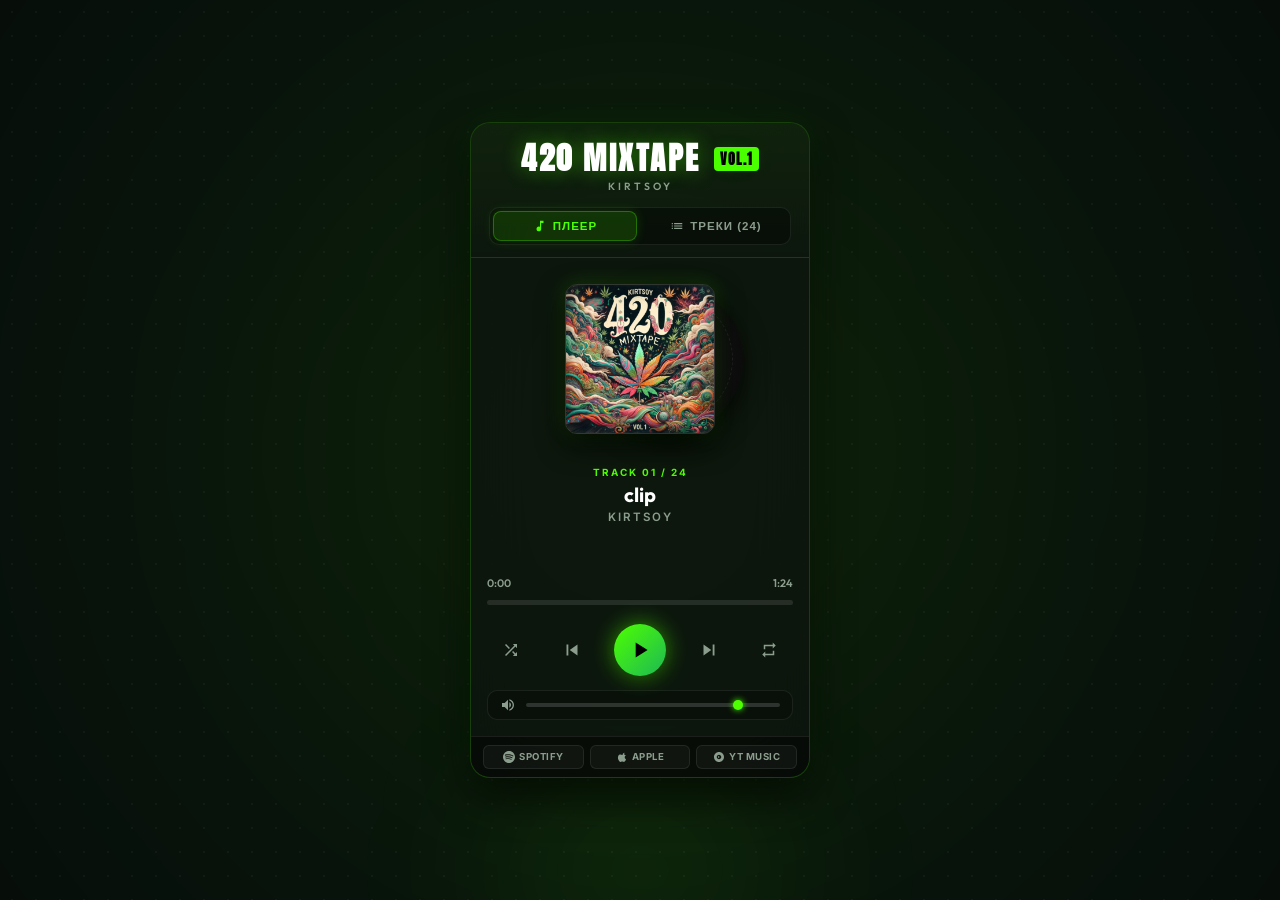
<file: index.html>
<!DOCTYPE html>
<html lang="ru">
<head>
    <meta charset="UTF-8">
    <meta name="viewport" content="width=device-width, initial-scale=1.0">
    <title>420 Mixtape (Vol. 1) - KIRTSOY Player</title>
    <link rel="stylesheet" href="style.css">
    <link rel="preconnect" href="https://fonts.googleapis.com">
    <link rel="preconnect" href="https://fonts.gstatic.com" crossorigin>
    <link href="https://fonts.googleapis.com/css2?family=Anton&family=Inter:wght@400;500;600;700&family=Outfit:wght@500;600;700&display=swap" rel="stylesheet">
</head>
<body>
    <div class="grain-overlay"></div>
    <div class="haze-container"></div>
    <div class="ambient-glow"></div>

    <div class="panel-wrapper">
        <div class="panel-card">
            <!-- Header -->
            <header class="panel-header">
                <h1 class="album-logo">420 MIXTAPE <span class="vol-tag">VOL.1</span></h1>
                <p class="album-sub">KIRTSOY</p>

                <!-- Navigation Tabs -->
                <nav class="tab-nav">
                    <button id="tab-player-btn" class="tab-btn active">
                        <svg viewBox="0 0 24 24" width="14" height="14" fill="currentColor"><path d="M12 3v10.55c-.59-.34-1.27-.55-2-.55-2.21 0-4 1.79-4 4s1.79 4 4 4 4-1.79 4-4V7h4V3h-6z"/></svg>
                        ПЛЕЕР
                    </button>
                    <button id="tab-tracks-btn" class="tab-btn">
                        <svg viewBox="0 0 24 24" width="14" height="14" fill="currentColor"><path d="M3 13h2v-2H3v2zm0 4h2v-2H3v2zm0-8h2V7H3v2zm4 4h14v-2H7v2zm0 4h14v-2H7v2zM7 7v2h14V7H7z"/></svg>
                        ТРЕКИ (24)
                    </button>
                </nav>
            </header>

            <!-- Main Content Area -->
            <main class="panel-content">
                <!-- VIEW 1: Player View -->
                <section id="view-player" class="view-section active">
                    <!-- Vinyl Staging -->
                    <div class="vinyl-stage">
                        <div class="vinyl-disk" id="vinyl-disk">
                            <div class="vinyl-grooves"></div>
                            <div class="vinyl-center"></div>
                        </div>
                        <div class="cover-frame">
                            <img id="cover-img" src="assets/cover.webp" alt="420 Mixtape Cover">
                            <div class="cover-glow"></div>
                        </div>
                    </div>

                    <!-- Track Details -->
                    <div class="track-meta">
                        <span id="track-index" class="track-number">TRACK 01 / 24</span>
                        <h2 id="track-title" class="track-title">clip</h2>
                        <p class="track-artist">KIRTSOY</p>
                    </div>

                    <!-- Live Audio Visualizer Canvas -->
                    <div class="visualizer-container">
                        <canvas id="visualizer-canvas" width="280" height="32"></canvas>
                    </div>

                    <!-- Timeline & Progress -->
                    <div class="timeline-box">
                        <div class="time-row">
                            <span id="time-current" class="time-label">0:00</span>
                            <span id="time-total" class="time-label">1:24</span>
                        </div>
                        <div class="progress-bar-wrapper" id="progress-wrapper">
                            <div class="progress-bar-bg">
                                <div id="progress-bar-fill" class="progress-bar-fill"></div>
                                <div id="progress-thumb" class="progress-thumb"></div>
                            </div>
                        </div>
                    </div>

                    <!-- Playback Controls -->
                    <div class="controls-row">
                        <button id="btn-shuffle" class="icon-btn" title="Перемешать (Shuffle)">
                            <svg viewBox="0 0 24 24" width="18" height="18" fill="currentColor">
                                <path d="M10.59 9.17L5.41 4 4 5.41l5.17 5.17 1.42-1.41zM14.5 4l2.04 2.04L4 18.59 5.41 20 17.96 7.46 20 9.5V4h-5.5zm.33 9.41l-1.41 1.41 3.13 3.13L14.5 20H20v-5.5l-2.04 2.04-3.13-3.13z"/>
                            </svg>
                        </button>

                        <button id="btn-prev" class="icon-btn" title="Предыдущий трек">
                            <svg viewBox="0 0 24 24" width="22" height="22" fill="currentColor">
                                <path d="M6 6h2v12H6zm3.5 6l8.5 6V6z"/>
                            </svg>
                        </button>

                        <button id="btn-play-pause" class="main-play-btn" title="Воспроизведение / Пауза (Space)">
                            <svg id="icon-play" class="play-svg" viewBox="0 0 24 24" width="26" height="26" fill="currentColor">
                                <path d="M8 5v14l11-7z"/>
                            </svg>
                            <svg id="icon-pause" class="pause-svg hidden" viewBox="0 0 24 24" width="24" height="24" fill="currentColor">
                                <path d="M6 19h4V5H6v14zm8-14v14h4V5h-4z"/>
                            </svg>
                        </button>

                        <button id="btn-next" class="icon-btn" title="Следующий трек">
                            <svg viewBox="0 0 24 24" width="22" height="22" fill="currentColor">
                                <path d="M6 18l8.5-6L6 6v12zM16 6v12h2V6h-2z"/>
                            </svg>
                        </button>

                        <button id="btn-repeat" class="icon-btn" title="Повтор (Repeat)">
                            <svg viewBox="0 0 24 24" width="18" height="18" fill="currentColor">
                                <path d="M7 7h10v3l4-4-4-4v3H5v6h2V7zm10 10H7v-3l-4 4 4 4v-3h12v-6h-2v4z"/>
                            </svg>
                        </button>
                    </div>

                    <!-- Volume Bar -->
                    <div class="volume-row">
                        <button id="btn-mute" class="vol-btn" title="Вкл/Выкл звук">
                            <svg id="icon-vol-on" viewBox="0 0 24 24" width="16" height="16" fill="currentColor">
                                <path d="M3 9v6h4l5 5V4L7 9H3zm13.5 3c0-1.77-1.02-3.29-2.5-4.03v8.05c1.48-.73 2.5-2.25 2.5-4.02zM14 3.23v2.06c2.89.86 5 3.54 5 6.71s-2.11 5.85-5 6.71v2.06c4.01-.91 7-4.49 7-8.77s-2.99-7.86-7-8.77z"/>
                            </svg>
                            <svg id="icon-vol-off" class="hidden" viewBox="0 0 24 24" width="16" height="16" fill="currentColor">
                                <path d="M16.5 12c0-1.77-1.02-3.29-2.5-4.03v2.21l2.45 2.45c.03-.2.05-.41.05-.63zm2.5 0c0 .94-.2 1.82-.54 2.64l1.51 1.51C20.63 14.91 21 13.5 21 12c0-4.28-2.99-7.86-7-8.77v2.06c2.89.86 5 3.54 5 6.71zM4.27 3L3 4.27l4.73 4.73H3v6h4l5 5v-6.73l4.25 4.25c-.67.52-1.42.93-2.25 1.18v2.06c1.38-.31 2.63-.95 3.69-1.81L19.73 21 21 19.73l-9-9L4.27 3zM12 4L9.91 6.09 12 8.18V4z"/>
                            </svg>
                        </button>
                        <input type="range" id="volume-slider" min="0" max="1" step="0.01" value="0.85" class="vol-slider">
                    </div>
                </section>

                <!-- VIEW 2: Tracklist View -->
                <section id="view-tracks" class="view-section">
                    <div class="tracks-list-header">
                        <span>ТРЕКЛИСТ МИКСТЕЙПА</span>
                        <span class="track-count-badge">24 ТРЕКА</span>
                    </div>
                    <div class="tracks-scroll-container" id="tracks-container">
                        <!-- Populated by JavaScript -->
                    </div>
                </section>
            </main>

            <!-- Footer / Streaming Links -->
            <footer class="panel-footer">
                <div class="platform-links">
                    <a href="https://open.spotify.com/artist/3yFMC9nDGATXOAz8HsvKVG" target="_blank" rel="noopener" class="platform-link link-spotify" title="KIRTSOY на Spotify">
                        <svg viewBox="0 0 24 24" width="12" height="12" fill="currentColor">
                            <path d="M12 0C5.4 0 0 5.4 0 12s5.4 12 12 12 12-5.4 12-12S18.66 0 12 0zm5.521 17.34c-.24.359-.66.48-1.021.24-2.82-1.74-6.36-2.101-10.561-1.141-.418.122-.779-.179-.899-.539-.12-.421.18-.78.54-.9 4.56-1.021 8.52-.6 11.64 1.32.42.18.479.659.301 1.02zm1.44-3.3c-.301.42-.841.6-1.262.3-3.239-1.98-8.159-2.58-11.939-1.38-.479.12-1.02-.12-1.14-.6-.12-.48.12-1.021.6-1.141C9.6 9.9 15 10.561 18.72 12.84c.361.181.54.78.241 1.2zm.12-3.36C15.24 8.4 8.82 8.16 5.16 9.301c-.6.179-1.2-.181-1.38-.721-.18-.601.18-1.2.72-1.381 4.26-1.26 11.28-1.02 15.721 1.621.539.3.719 1.02.419 1.56-.299.421-1.02.599-1.559.3z"/>
                        </svg>
                        SPOTIFY
                    </a>
                    <a href="https://music.apple.com/us/artist/kirtsoy/1794251361" target="_blank" rel="noopener" class="platform-link link-apple" title="KIRTSOY на Apple Music">
                        <svg viewBox="0 0 24 24" width="12" height="12" fill="currentColor">
                            <path d="M18.71 19.5c-.83 1.24-1.71 2.45-3.05 2.47-1.34.03-1.77-.79-3.29-.79-1.53 0-2 .77-3.27.82-1.31.05-2.3-1.32-3.14-2.53C4.25 17 2.94 12.45 4.7 9.39c.87-1.52 2.43-2.48 4.12-2.51 1.28-.02 2.5.87 3.29.87.78 0 2.26-1.07 3.81-.91.65.03 2.47.26 3.64 1.98-.09.06-2.17 1.28-2.15 3.81.03 3.02 2.65 4.03 2.68 4.04-.03.07-.42 1.44-1.38 2.83M15.97 6.37c.61-.75 1.04-1.8.92-2.87-.93.04-2.02.63-2.65 1.38-.56.65-.99 1.72-.86 2.76 1.02.08 2.02-.57 2.59-1.27z"/>
                        </svg>
                        APPLE
                    </a>
                    <a href="https://music.youtube.com/channel/UCm241CE93k5deapyTbN5EqA" target="_blank" rel="noopener" class="platform-link link-yt" title="KIRTSOY на YouTube Music">
                        <svg viewBox="0 0 24 24" width="12" height="12" fill="currentColor">
                            <path d="M12 2C6.48 2 2 6.48 2 12s4.48 10 10 10 10-4.48 10-10S17.52 2 12 2zm0 14.5c-2.49 0-4.5-2.01-4.5-4.5S9.51 7.5 12 7.5s4.5 2.01 4.5 4.5-2.01 4.5-4.5 4.5zm-2-6.5v4l3.5-2-3.5-2z"/>
                        </svg>
                        YT MUSIC
                    </a>
                </div>
            </footer>
        </div>
    </div>

    <!-- Hidden native audio tag -->
    <audio id="audio-engine" preload="auto" crossorigin="anonymous"></audio>

    <script src="app.js"></script>
</body>
</html>
</file>
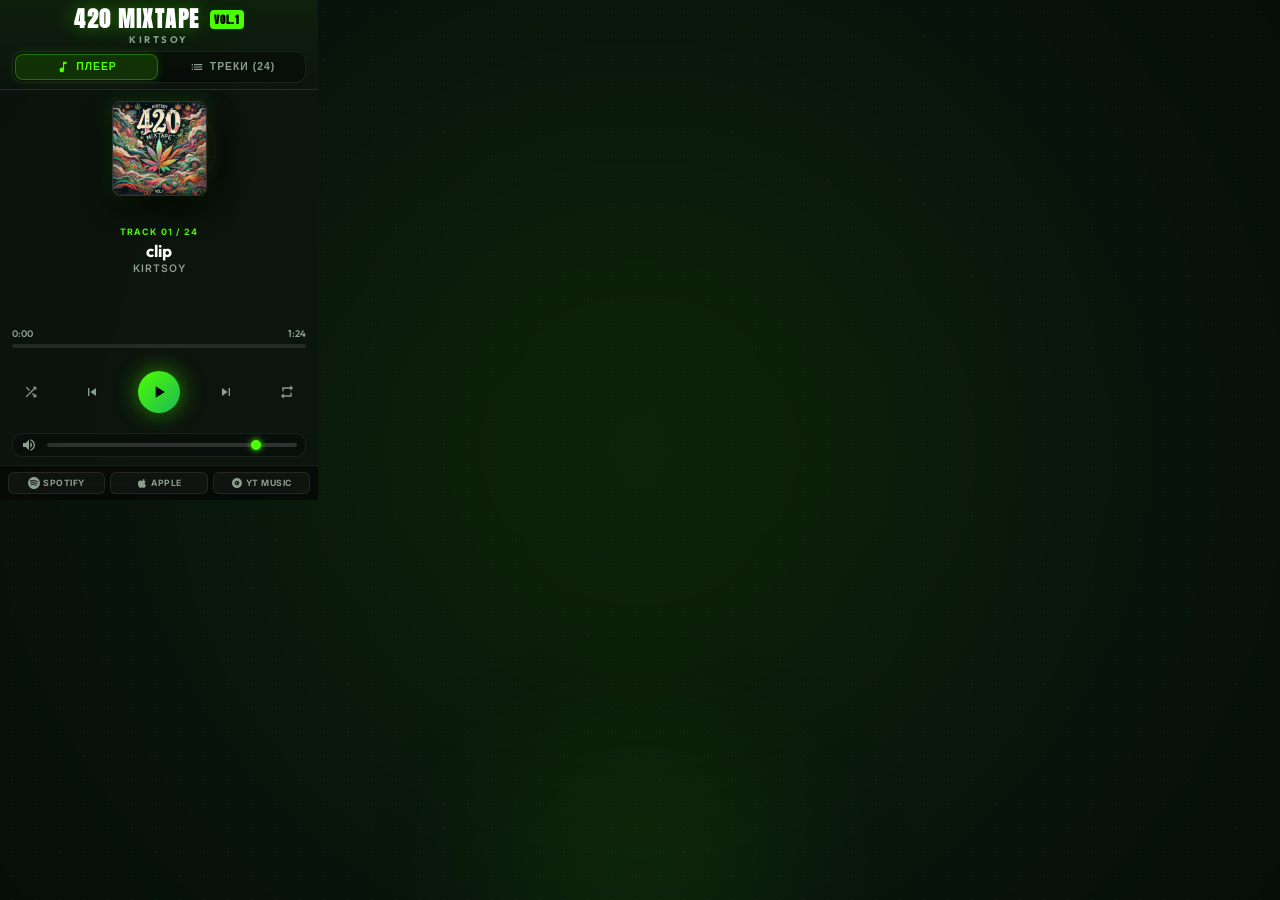
<file: panel.html>
<!DOCTYPE html>
<html lang="ru">
<head>
    <meta charset="UTF-8">
    <meta name="viewport" content="width=device-width, initial-scale=1.0">
    <title>420 Mixtape (Vol. 1) - Twitch Extension Panel</title>
    <link rel="stylesheet" href="style.css">
    <link rel="preconnect" href="https://fonts.googleapis.com">
    <link rel="preconnect" href="https://fonts.gstatic.com" crossorigin>
    <link href="https://fonts.googleapis.com/css2?family=Anton&family=Inter:wght@400;500;600;700&family=Outfit:wght@500;600;700&display=swap" rel="stylesheet">
    <script src="https://extension-files.twitch.tv/helper/v1/twitch-ext.min.js"></script>
</head>
<body class="twitch-extension-body">
    <div class="grain-overlay"></div>
    <div class="haze-container"></div>
    <div class="ambient-glow"></div>

    <div class="panel-wrapper">
        <div class="panel-card">
            <!-- Header -->
            <header class="panel-header">
                <h1 class="album-logo">420 MIXTAPE <span class="vol-tag">VOL.1</span></h1>
                <p class="album-sub">KIRTSOY</p>

                <!-- Navigation Tabs -->
                <nav class="tab-nav">
                    <button id="tab-player-btn" class="tab-btn active">
                        <svg viewBox="0 0 24 24" width="14" height="14" fill="currentColor"><path d="M12 3v10.55c-.59-.34-1.27-.55-2-.55-2.21 0-4 1.79-4 4s1.79 4 4 4 4-1.79 4-4V7h4V3h-6z"/></svg>
                        ПЛЕЕР
                    </button>
                    <button id="tab-tracks-btn" class="tab-btn">
                        <svg viewBox="0 0 24 24" width="14" height="14" fill="currentColor"><path d="M3 13h2v-2H3v2zm0 4h2v-2H3v2zm0-8h2V7H3v2zm4 4h14v-2H7v2zm0 4h14v-2H7v2zM7 7v2h14V7H7z"/></svg>
                        ТРЕКИ (24)
                    </button>
                </nav>
            </header>

            <!-- Main Content Area -->
            <main class="panel-content">
                <!-- VIEW 1: Player View -->
                <section id="view-player" class="view-section active">
                    <!-- Vinyl Staging -->
                    <div class="vinyl-stage">
                        <div class="vinyl-disk" id="vinyl-disk">
                            <div class="vinyl-grooves"></div>
                            <div class="vinyl-center"></div>
                        </div>
                        <div class="cover-frame">
                            <img id="cover-img" src="assets/cover.webp" alt="420 Mixtape Cover">
                            <div class="cover-glow"></div>
                        </div>
                    </div>

                    <!-- Track Details -->
                    <div class="track-meta">
                        <span id="track-index" class="track-number">TRACK 01 / 24</span>
                        <h2 id="track-title" class="track-title">clip</h2>
                        <p class="track-artist">KIRTSOY</p>
                    </div>

                    <!-- Live Audio Visualizer Canvas -->
                    <div class="visualizer-container">
                        <canvas id="visualizer-canvas" width="280" height="32"></canvas>
                    </div>

                    <!-- Timeline & Progress -->
                    <div class="timeline-box">
                        <div class="time-row">
                            <span id="time-current" class="time-label">0:00</span>
                            <span id="time-total" class="time-label">1:24</span>
                        </div>
                        <div class="progress-bar-wrapper" id="progress-wrapper">
                            <div class="progress-bar-bg">
                                <div id="progress-bar-fill" class="progress-bar-fill"></div>
                                <div id="progress-thumb" class="progress-thumb"></div>
                            </div>
                        </div>
                    </div>

                    <!-- Playback Controls -->
                    <div class="controls-row">
                        <button id="btn-shuffle" class="icon-btn" title="Перемешать (Shuffle)">
                            <svg viewBox="0 0 24 24" width="18" height="18" fill="currentColor">
                                <path d="M10.59 9.17L5.41 4 4 5.41l5.17 5.17 1.42-1.41zM14.5 4l2.04 2.04L4 18.59 5.41 20 17.96 7.46 20 9.5V4h-5.5zm.33 9.41l-1.41 1.41 3.13 3.13L14.5 20H20v-5.5l-2.04 2.04-3.13-3.13z"/>
                            </svg>
                        </button>

                        <button id="btn-prev" class="icon-btn" title="Предыдущий трек">
                            <svg viewBox="0 0 24 24" width="22" height="22" fill="currentColor">
                                <path d="M6 6h2v12H6zm3.5 6l8.5 6V6z"/>
                            </svg>
                        </button>

                        <button id="btn-play-pause" class="main-play-btn" title="Воспроизведение / Пауза (Space)">
                            <svg id="icon-play" class="play-svg" viewBox="0 0 24 24" width="26" height="26" fill="currentColor">
                                <path d="M8 5v14l11-7z"/>
                            </svg>
                            <svg id="icon-pause" class="pause-svg hidden" viewBox="0 0 24 24" width="24" height="24" fill="currentColor">
                                <path d="M6 19h4V5H6v14zm8-14v14h4V5h-4z"/>
                            </svg>
                        </button>

                        <button id="btn-next" class="icon-btn" title="Следующий трек">
                            <svg viewBox="0 0 24 24" width="22" height="22" fill="currentColor">
                                <path d="M6 18l8.5-6L6 6v12zM16 6v12h2V6h-2z"/>
                            </svg>
                        </button>

                        <button id="btn-repeat" class="icon-btn" title="Повтор (Repeat)">
                            <svg viewBox="0 0 24 24" width="18" height="18" fill="currentColor">
                                <path d="M7 7h10v3l4-4-4-4v3H5v6h2V7zm10 10H7v-3l-4 4 4 4v-3h12v-6h-2v4z"/>
                            </svg>
                        </button>
                    </div>

                    <!-- Volume Bar -->
                    <div class="volume-row">
                        <button id="btn-mute" class="vol-btn" title="Вкл/Выкл звук">
                            <svg id="icon-vol-on" viewBox="0 0 24 24" width="16" height="16" fill="currentColor">
                                <path d="M3 9v6h4l5 5V4L7 9H3zm13.5 3c0-1.77-1.02-3.29-2.5-4.03v8.05c1.48-.73 2.5-2.25 2.5-4.02zM14 3.23v2.06c2.89.86 5 3.54 5 6.71s-2.11 5.85-5 6.71v2.06c4.01-.91 7-4.49 7-8.77s-2.99-7.86-7-8.77z"/>
                            </svg>
                            <svg id="icon-vol-off" class="hidden" viewBox="0 0 24 24" width="16" height="16" fill="currentColor">
                                <path d="M16.5 12c0-1.77-1.02-3.29-2.5-4.03v2.21l2.45 2.45c.03-.2.05-.41.05-.63zm2.5 0c0 .94-.2 1.82-.54 2.64l1.51 1.51C20.63 14.91 21 13.5 21 12c0-4.28-2.99-7.86-7-8.77v2.06c2.89.86 5 3.54 5 6.71zM4.27 3L3 4.27l4.73 4.73H3v6h4l5 5v-6.73l4.25 4.25c-.67.52-1.42.93-2.25 1.18v2.06c1.38-.31 2.63-.95 3.69-1.81L19.73 21 21 19.73l-9-9L4.27 3zM12 4L9.91 6.09 12 8.18V4z"/>
                            </svg>
                        </button>
                        <input type="range" id="volume-slider" min="0" max="1" step="0.01" value="0.85" class="vol-slider">
                    </div>
                </section>

                <!-- VIEW 2: Tracklist View -->
                <section id="view-tracks" class="view-section">
                    <div class="tracks-list-header">
                        <span>ТРЕКЛИСТ МИКСТЕЙПА</span>
                        <span class="track-count-badge">24 ТРЕКА</span>
                    </div>
                    <div class="tracks-scroll-container" id="tracks-container">
                        <!-- Populated by JavaScript -->
                    </div>
                </section>
            </main>

            <!-- Footer / Streaming Links -->
            <footer class="panel-footer">
                <div class="platform-links">
                    <a href="https://open.spotify.com/artist/3yFMC9nDGATXOAz8HsvKVG" target="_blank" rel="noopener" class="platform-link link-spotify" title="KIRTSOY на Spotify">
                        <svg viewBox="0 0 24 24" width="12" height="12" fill="currentColor">
                            <path d="M12 0C5.4 0 0 5.4 0 12s5.4 12 12 12 12-5.4 12-12S18.66 0 12 0zm5.521 17.34c-.24.359-.66.48-1.021.24-2.82-1.74-6.36-2.101-10.561-1.141-.418.122-.779-.179-.899-.539-.12-.421.18-.78.54-.9 4.56-1.021 8.52-.6 11.64 1.32.42.18.479.659.301 1.02zm1.44-3.3c-.301.42-.841.6-1.262.3-3.239-1.98-8.159-2.58-11.939-1.38-.479.12-1.02-.12-1.14-.6-.12-.48.12-1.021.6-1.141C9.6 9.9 15 10.561 18.72 12.84c.361.181.54.78.241 1.2zm.12-3.36C15.24 8.4 8.82 8.16 5.16 9.301c-.6.179-1.2-.181-1.38-.721-.18-.601.18-1.2.72-1.381 4.26-1.26 11.28-1.02 15.721 1.621.539.3.719 1.02.419 1.56-.299.421-1.02.599-1.559.3z"/>
                        </svg>
                        SPOTIFY
                    </a>
                    <a href="https://music.apple.com/us/artist/kirtsoy/1794251361" target="_blank" rel="noopener" class="platform-link link-apple" title="KIRTSOY на Apple Music">
                        <svg viewBox="0 0 24 24" width="12" height="12" fill="currentColor">
                            <path d="M18.71 19.5c-.83 1.24-1.71 2.45-3.05 2.47-1.34.03-1.77-.79-3.29-.79-1.53 0-2 .77-3.27.82-1.31.05-2.3-1.32-3.14-2.53C4.25 17 2.94 12.45 4.7 9.39c.87-1.52 2.43-2.48 4.12-2.51 1.28-.02 2.5.87 3.29.87.78 0 2.26-1.07 3.81-.91.65.03 2.47.26 3.64 1.98-.09.06-2.17 1.28-2.15 3.81.03 3.02 2.65 4.03 2.68 4.04-.03.07-.42 1.44-1.38 2.83M15.97 6.37c.61-.75 1.04-1.8.92-2.87-.93.04-2.02.63-2.65 1.38-.56.65-.99 1.72-.86 2.76 1.02.08 2.02-.57 2.59-1.27z"/>
                        </svg>
                        APPLE
                    </a>
                    <a href="https://music.youtube.com/channel/UCm241CE93k5deapyTbN5EqA" target="_blank" rel="noopener" class="platform-link link-yt" title="KIRTSOY на YouTube Music">
                        <svg viewBox="0 0 24 24" width="12" height="12" fill="currentColor">
                            <path d="M12 2C6.48 2 2 6.48 2 12s4.48 10 10 10 10-4.48 10-10S17.52 2 12 2zm0 14.5c-2.49 0-4.5-2.01-4.5-4.5S9.51 7.5 12 7.5s4.5 2.01 4.5 4.5-2.01 4.5-4.5 4.5zm-2-6.5v4l3.5-2-3.5-2z"/>
                        </svg>
                        YT MUSIC
                    </a>
                </div>
            </footer>
        </div>
    </div>

    <!-- Status Toast / Alert -->
    <div id="player-toast" class="player-toast hidden"></div>

    <!-- Hidden native audio tag -->
    <audio id="audio-engine" preload="auto" crossorigin="anonymous"></audio>

    <script src="app.js"></script>
    <script>
        // Twitch Extension initialization helper
        if (window.Twitch && window.Twitch.ext) {
            window.Twitch.ext.onAuthorized(function(auth) {
                console.log("[TwitchExt] Authorized for channel:", auth.channelId);
            });
            window.Twitch.ext.onContext(function(context, delta) {
                // If Twitch theme is light or dark
                if (context.theme) {
                    document.body.dataset.twitchTheme = context.theme;
                }
            });
        }
    </script>
</body>
</html>
</file>
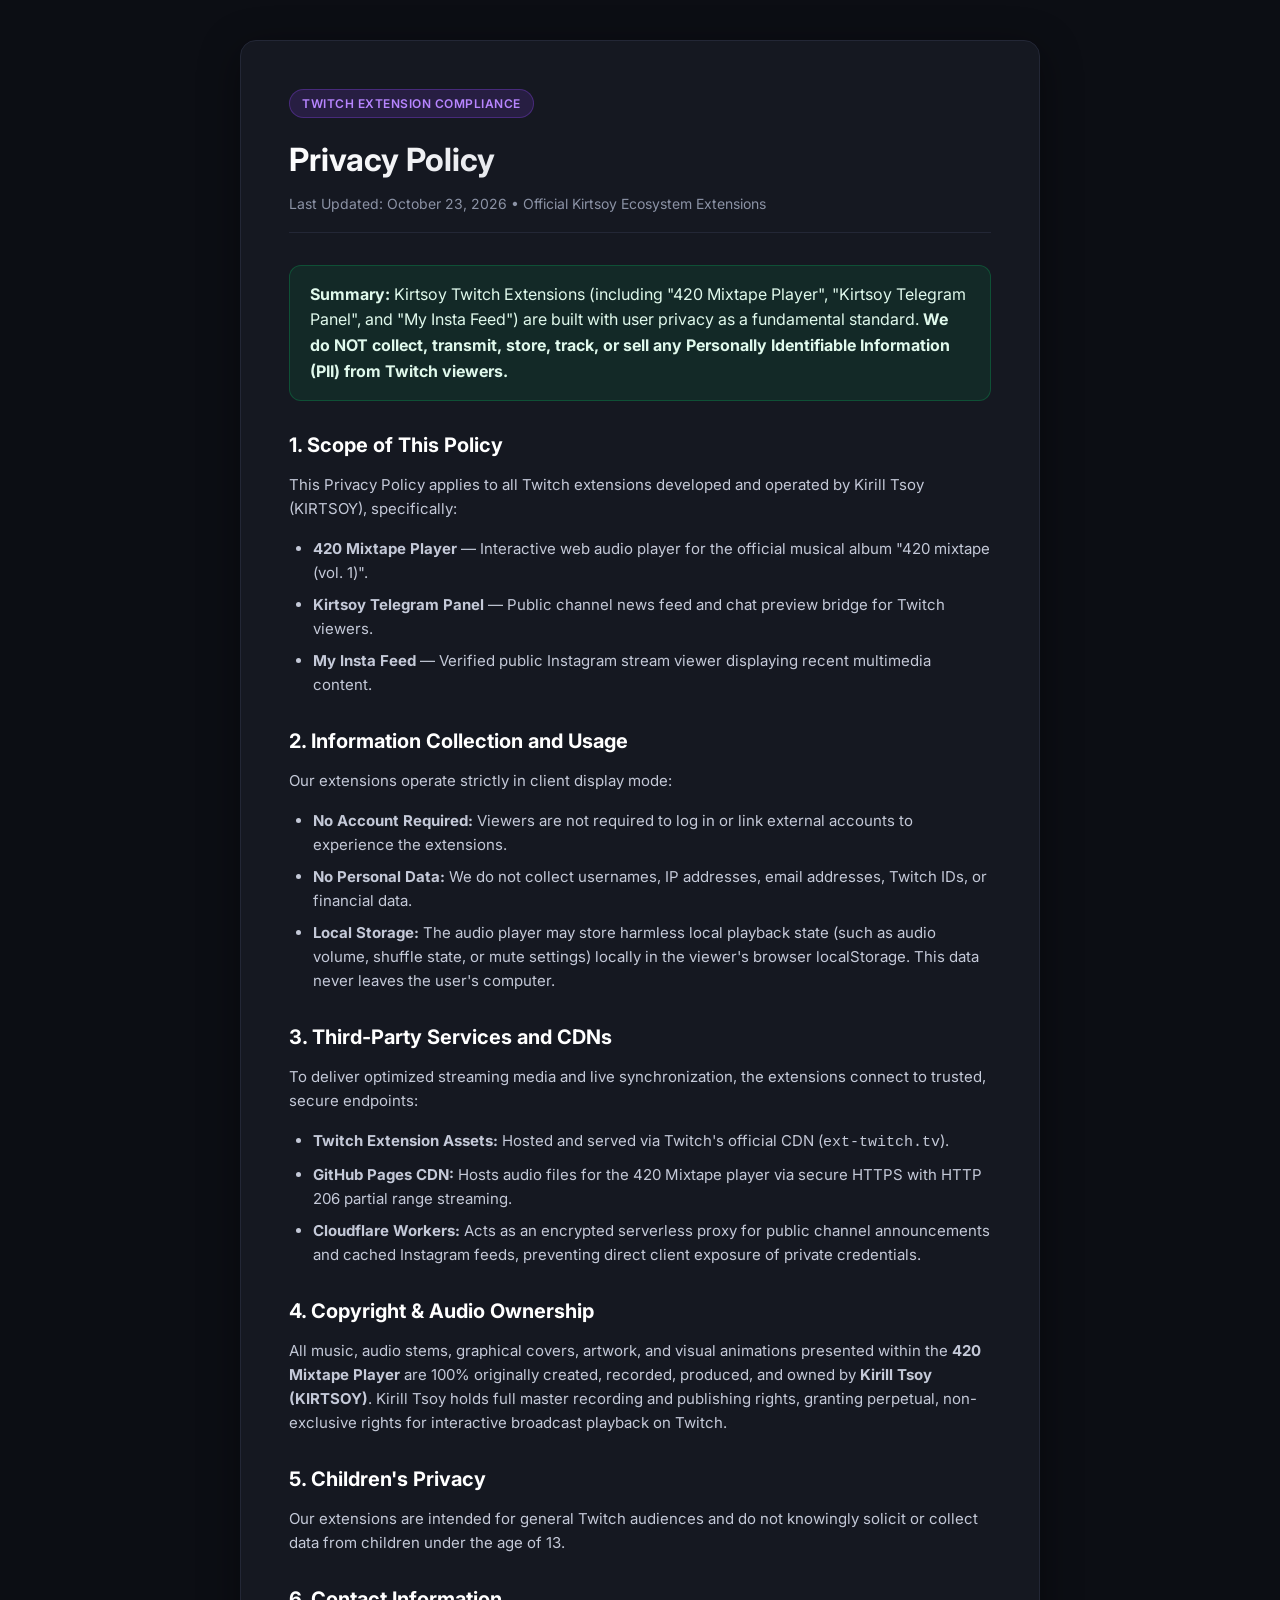
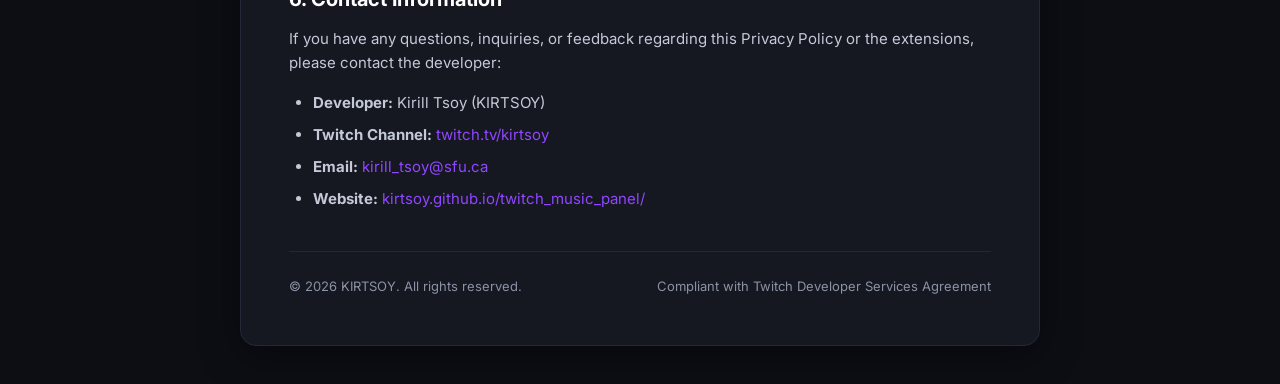
<file: privacy.html>
<!DOCTYPE html>
<html lang="en">
<head>
    <meta charset="UTF-8">
    <meta name="viewport" content="width=device-width, initial-scale=1.0">
    <title>Privacy Policy - Kirtsoy Twitch Extensions</title>
    <link rel="preconnect" href="https://fonts.googleapis.com">
    <link rel="preconnect" href="https://fonts.gstatic.com" crossorigin>
    <link href="https://fonts.googleapis.com/css2?family=Inter:wght@400;500;600;700&display=swap" rel="stylesheet">
    <style>
        :root {
            --bg: #0c0e14;
            --card: #151821;
            --border: #232736;
            --accent: #9146ff;
            --text-main: #f0f2f8;
            --text-muted: #8b92a5;
            --green: #00f076;
        }
        * { box-sizing: border-box; margin: 0; padding: 0; }
        body {
            font-family: 'Inter', -apple-system, BlinkMacSystemFont, sans-serif;
            background-color: var(--bg);
            color: var(--text-main);
            line-height: 1.6;
            padding: 40px 20px;
        }
        .container {
            max-width: 800px;
            margin: 0 auto;
            background: var(--card);
            border: 1px solid var(--border);
            border-radius: 16px;
            padding: 48px;
            box-shadow: 0 10px 40px rgba(0, 0, 0, 0.4);
        }
        .badge {
            display: inline-block;
            background: rgba(145, 70, 255, 0.15);
            color: #b785ff;
            border: 1px solid rgba(145, 70, 255, 0.3);
            padding: 4px 12px;
            border-radius: 20px;
            font-size: 12px;
            font-weight: 600;
            text-transform: uppercase;
            letter-spacing: 0.5px;
            margin-bottom: 16px;
        }
        h1 {
            font-size: 32px;
            font-weight: 700;
            margin-bottom: 8px;
            background: linear-gradient(135deg, #fff 0%, #b5bac9 100%);
            -webkit-background-clip: text;
            -webkit-text-fill-color: transparent;
        }
        .date {
            color: var(--text-muted);
            font-size: 14px;
            margin-bottom: 32px;
            border-bottom: 1px solid var(--border);
            padding-bottom: 16px;
        }
        h2 {
            font-size: 20px;
            margin: 28px 0 12px;
            color: #ffffff;
            display: flex;
            align-items: center;
            gap: 8px;
        }
        p, ul {
            color: #c4c9d8;
            font-size: 15px;
            margin-bottom: 16px;
        }
        ul {
            padding-left: 24px;
        }
        li {
            margin-bottom: 8px;
        }
        .highlight-box {
            background: rgba(0, 240, 118, 0.08);
            border: 1px solid rgba(0, 240, 118, 0.2);
            border-radius: 12px;
            padding: 16px 20px;
            margin: 24px 0;
            color: #e0f9ec;
        }
        .footer {
            margin-top: 40px;
            padding-top: 24px;
            border-top: 1px solid var(--border);
            font-size: 13px;
            color: var(--text-muted);
            display: flex;
            justify-content: space-between;
            align-items: center;
        }
        a {
            color: var(--accent);
            text-decoration: none;
        }
        a:hover {
            text-decoration: underline;
        }
    </style>
</head>
<body>
    <div class="container">
        <div class="badge">Twitch Extension Compliance</div>
        <h1>Privacy Policy</h1>
        <div class="date">Last Updated: October 23, 2026 • Official Kirtsoy Ecosystem Extensions</div>

        <div class="highlight-box">
            <strong>Summary:</strong> Kirtsoy Twitch Extensions (including "420 Mixtape Player", "Kirtsoy Telegram Panel", and "My Insta Feed") are built with user privacy as a fundamental standard. <strong>We do NOT collect, transmit, store, track, or sell any Personally Identifiable Information (PII) from Twitch viewers.</strong>
        </div>

        <h2>1. Scope of This Policy</h2>
        <p>This Privacy Policy applies to all Twitch extensions developed and operated by Kirill Tsoy (KIRTSOY), specifically:</p>
        <ul>
            <li><strong>420 Mixtape Player</strong> — Interactive web audio player for the official musical album "420 mixtape (vol. 1)".</li>
            <li><strong>Kirtsoy Telegram Panel</strong> — Public channel news feed and chat preview bridge for Twitch viewers.</li>
            <li><strong>My Insta Feed</strong> — Verified public Instagram stream viewer displaying recent multimedia content.</li>
        </ul>

        <h2>2. Information Collection and Usage</h2>
        <p>Our extensions operate strictly in client display mode:</p>
        <ul>
            <li><strong>No Account Required:</strong> Viewers are not required to log in or link external accounts to experience the extensions.</li>
            <li><strong>No Personal Data:</strong> We do not collect usernames, IP addresses, email addresses, Twitch IDs, or financial data.</li>
            <li><strong>Local Storage:</strong> The audio player may store harmless local playback state (such as audio volume, shuffle state, or mute settings) locally in the viewer's browser localStorage. This data never leaves the user's computer.</li>
        </ul>

        <h2>3. Third-Party Services and CDNs</h2>
        <p>To deliver optimized streaming media and live synchronization, the extensions connect to trusted, secure endpoints:</p>
        <ul>
            <li><strong>Twitch Extension Assets:</strong> Hosted and served via Twitch's official CDN (<code>ext-twitch.tv</code>).</li>
            <li><strong>GitHub Pages CDN:</strong> Hosts audio files for the 420 Mixtape player via secure HTTPS with HTTP 206 partial range streaming.</li>
            <li><strong>Cloudflare Workers:</strong> Acts as an encrypted serverless proxy for public channel announcements and cached Instagram feeds, preventing direct client exposure of private credentials.</li>
        </ul>

        <h2>4. Copyright & Audio Ownership</h2>
        <p>All music, audio stems, graphical covers, artwork, and visual animations presented within the <strong>420 Mixtape Player</strong> are 100% originally created, recorded, produced, and owned by <strong>Kirill Tsoy (KIRTSOY)</strong>. Kirill Tsoy holds full master recording and publishing rights, granting perpetual, non-exclusive rights for interactive broadcast playback on Twitch.</p>

        <h2>5. Children's Privacy</h2>
        <p>Our extensions are intended for general Twitch audiences and do not knowingly solicit or collect data from children under the age of 13.</p>

        <h2>6. Contact Information</h2>
        <p>If you have any questions, inquiries, or feedback regarding this Privacy Policy or the extensions, please contact the developer:</p>
        <ul>
            <li><strong>Developer:</strong> Kirill Tsoy (KIRTSOY)</li>
            <li><strong>Twitch Channel:</strong> <a href="https://twitch.tv/kirtsoy" target="_blank">twitch.tv/kirtsoy</a></li>
            <li><strong>Email:</strong> <a href="mailto:kirill_tsoy@sfu.ca">kirill_tsoy@sfu.ca</a></li>
            <li><strong>Website:</strong> <a href="https://kirtsoy.github.io/twitch_music_panel/" target="_blank">kirtsoy.github.io/twitch_music_panel/</a></li>
        </ul>

        <div class="footer">
            <span>© 2026 KIRTSOY. All rights reserved.</span>
            <span>Compliant with Twitch Developer Services Agreement</span>
        </div>
    </div>
</body>
</html>
</file>
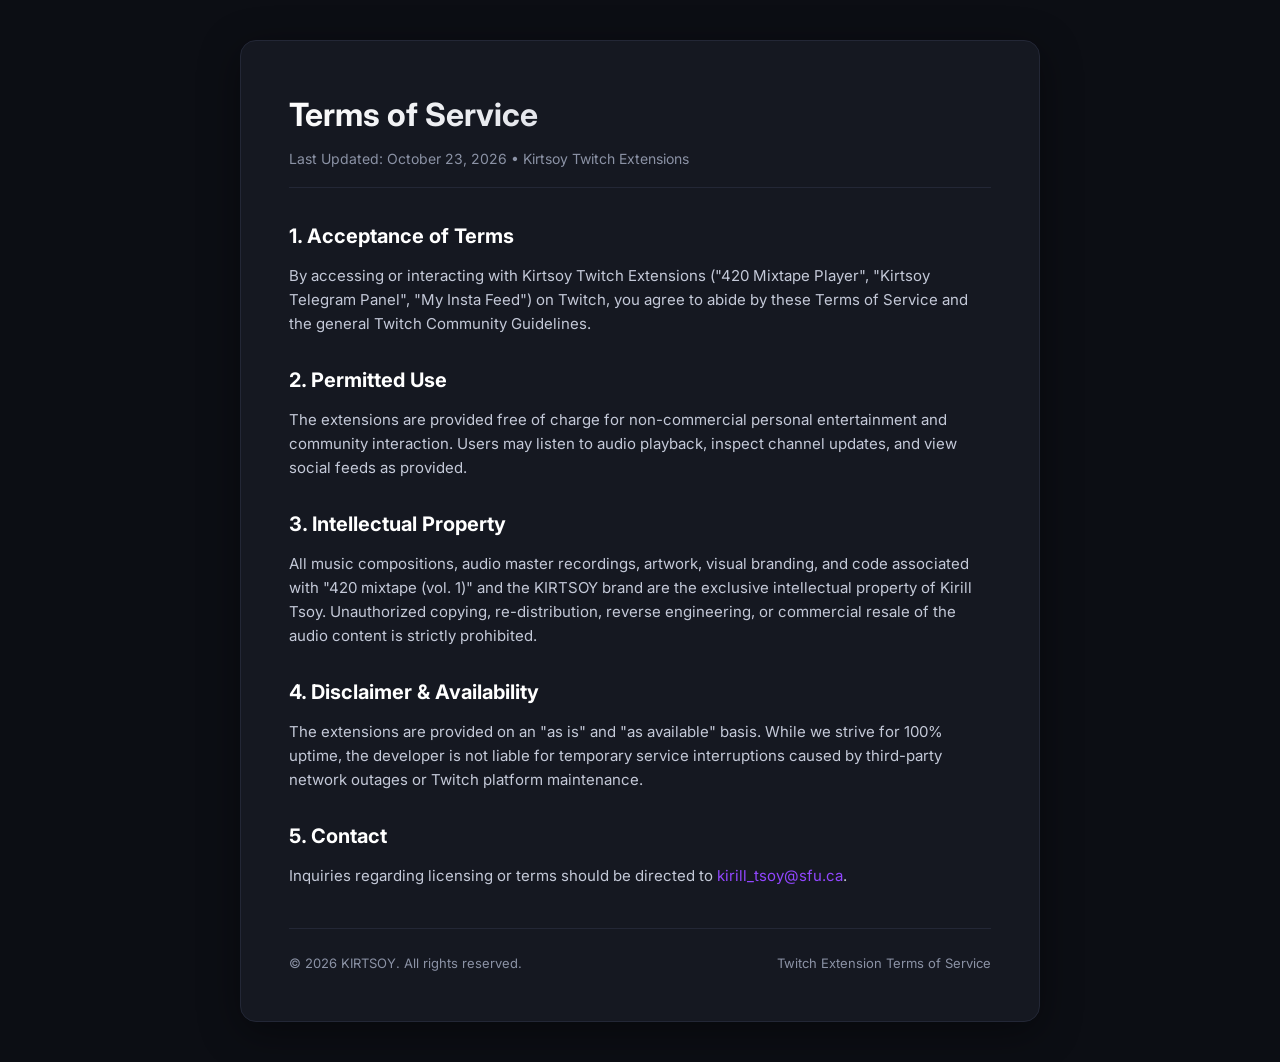
<file: terms.html>
<!DOCTYPE html>
<html lang="en">
<head>
    <meta charset="UTF-8">
    <meta name="viewport" content="width=device-width, initial-scale=1.0">
    <title>Terms of Service - Kirtsoy Twitch Extensions</title>
    <link rel="preconnect" href="https://fonts.googleapis.com">
    <link rel="preconnect" href="https://fonts.gstatic.com" crossorigin>
    <link href="https://fonts.googleapis.com/css2?family=Inter:wght@400;500;600;700&display=swap" rel="stylesheet">
    <style>
        :root {
            --bg: #0c0e14;
            --card: #151821;
            --border: #232736;
            --accent: #9146ff;
            --text-main: #f0f2f8;
            --text-muted: #8b92a5;
        }
        * { box-sizing: border-box; margin: 0; padding: 0; }
        body {
            font-family: 'Inter', -apple-system, BlinkMacSystemFont, sans-serif;
            background-color: var(--bg);
            color: var(--text-main);
            line-height: 1.6;
            padding: 40px 20px;
        }
        .container {
            max-width: 800px;
            margin: 0 auto;
            background: var(--card);
            border: 1px solid var(--border);
            border-radius: 16px;
            padding: 48px;
            box-shadow: 0 10px 40px rgba(0, 0, 0, 0.4);
        }
        h1 {
            font-size: 32px;
            font-weight: 700;
            margin-bottom: 8px;
            background: linear-gradient(135deg, #fff 0%, #b5bac9 100%);
            -webkit-background-clip: text;
            -webkit-text-fill-color: transparent;
        }
        .date {
            color: var(--text-muted);
            font-size: 14px;
            margin-bottom: 32px;
            border-bottom: 1px solid var(--border);
            padding-bottom: 16px;
        }
        h2 {
            font-size: 20px;
            margin: 28px 0 12px;
            color: #ffffff;
        }
        p, ul {
            color: #c4c9d8;
            font-size: 15px;
            margin-bottom: 16px;
        }
        ul { padding-left: 24px; }
        li { margin-bottom: 8px; }
        .footer {
            margin-top: 40px;
            padding-top: 24px;
            border-top: 1px solid var(--border);
            font-size: 13px;
            color: var(--text-muted);
            display: flex;
            justify-content: space-between;
            align-items: center;
        }
        a { color: var(--accent); text-decoration: none; }
        a:hover { text-decoration: underline; }
    </style>
</head>
<body>
    <div class="container">
        <h1>Terms of Service</h1>
        <div class="date">Last Updated: October 23, 2026 • Kirtsoy Twitch Extensions</div>

        <h2>1. Acceptance of Terms</h2>
        <p>By accessing or interacting with Kirtsoy Twitch Extensions ("420 Mixtape Player", "Kirtsoy Telegram Panel", "My Insta Feed") on Twitch, you agree to abide by these Terms of Service and the general Twitch Community Guidelines.</p>

        <h2>2. Permitted Use</h2>
        <p>The extensions are provided free of charge for non-commercial personal entertainment and community interaction. Users may listen to audio playback, inspect channel updates, and view social feeds as provided.</p>

        <h2>3. Intellectual Property</h2>
        <p>All music compositions, audio master recordings, artwork, visual branding, and code associated with "420 mixtape (vol. 1)" and the KIRTSOY brand are the exclusive intellectual property of Kirill Tsoy. Unauthorized copying, re-distribution, reverse engineering, or commercial resale of the audio content is strictly prohibited.</p>

        <h2>4. Disclaimer & Availability</h2>
        <p>The extensions are provided on an "as is" and "as available" basis. While we strive for 100% uptime, the developer is not liable for temporary service interruptions caused by third-party network outages or Twitch platform maintenance.</p>

        <h2>5. Contact</h2>
        <p>Inquiries regarding licensing or terms should be directed to <a href="mailto:kirill_tsoy@sfu.ca">kirill_tsoy@sfu.ca</a>.</p>

        <div class="footer">
            <span>© 2026 KIRTSOY. All rights reserved.</span>
            <span>Twitch Extension Terms of Service</span>
        </div>
    </div>
</body>
</html>
</file>
<file: style.css>
:root {
    --bg-dark: #070908;
    --neon-green: #4dff00;
    --emerald-green: #1db954;
    --dark-green: #0b1a0c;
    --card-bg: rgba(14, 20, 15, 0.75);
    --border-glass: rgba(77, 255, 0, 0.18);
    --border-subtle: rgba(255, 255, 255, 0.08);
    --text-main: #f5fbf5;
    --text-muted: #8b9d8d;
    --font-heading: 'Anton', sans-serif;
    --font-ui: 'Inter', -apple-system, sans-serif;
    --font-sub: 'Outfit', sans-serif;
}

* {
    margin: 0;
    padding: 0;
    box-sizing: border-box;
    -webkit-tap-highlight-color: transparent;
}

body {
    background-color: var(--bg-dark);
    color: var(--text-main);
    font-family: var(--font-ui);
    min-height: 100vh;
    display: flex;
    justify-content: center;
    align-items: center;
    overflow-x: hidden;
    position: relative;
    padding: 16px;
}

/* Background Atmospheric Effects */
.grain-overlay {
    position: fixed;
    top: 0;
    left: 0;
    width: 100%;
    height: 100%;
    background-image: radial-gradient(rgba(255, 255, 255, 0.04) 1px, transparent 0);
    background-size: 24px 24px;
    pointer-events: none;
    z-index: 1;
}

.haze-container {
    position: fixed;
    top: -50%;
    left: -50%;
    width: 200%;
    height: 200%;
    background: radial-gradient(circle at center, rgba(77, 255, 0, 0.12) 0%, rgba(29, 185, 84, 0.06) 35%, transparent 70%);
    filter: blur(120px);
    animation: rotateHaze 28s linear infinite;
    pointer-events: none;
    z-index: 0;
}

@keyframes rotateHaze {
    from { transform: rotate(0deg); }
    to { transform: rotate(360deg); }
}

.ambient-glow {
    position: fixed;
    bottom: -100px;
    left: 50%;
    transform: translateX(-50%);
    width: 380px;
    height: 260px;
    background: radial-gradient(ellipse at center, rgba(77, 255, 0, 0.15) 0%, transparent 70%);
    filter: blur(80px);
    pointer-events: none;
    z-index: 0;
}

/* Main Panel Wrapper (Twitch 320px Spec) */
.panel-wrapper {
    position: relative;
    z-index: 2;
    width: 100%;
    max-width: 340px;
    display: flex;
    justify-content: center;
}

.panel-card {
    width: 100%;
    background: var(--card-bg);
    backdrop-filter: blur(28px);
    -webkit-backdrop-filter: blur(28px);
    border: 1px solid var(--border-glass);
    border-radius: 20px;
    box-shadow: 0 16px 40px rgba(0, 0, 0, 0.7), 0 0 30px rgba(77, 255, 0, 0.08);
    overflow: hidden;
    display: flex;
    flex-direction: column;
}

/* Header */
.panel-header {
    padding: 18px 18px 12px;
    text-align: center;
    border-bottom: 1px solid var(--border-subtle);
    background: linear-gradient(180deg, rgba(77, 255, 0, 0.06) 0%, transparent 100%);
}

.badge-row {
    display: inline-flex;
    align-items: center;
    gap: 6px;
    padding: 3px 9px;
    border-radius: 12px;
    background: rgba(77, 255, 0, 0.1);
    border: 1px solid rgba(77, 255, 0, 0.25);
    margin-bottom: 8px;
}

.live-dot {
    width: 6px;
    height: 6px;
    background: var(--neon-green);
    border-radius: 50%;
    box-shadow: 0 0 8px var(--neon-green);
    animation: pulseDot 2s ease-in-out infinite;
}

@keyframes pulseDot {
    0%, 100% { opacity: 1; transform: scale(1); }
    50% { opacity: 0.4; transform: scale(0.85); }
}

.badge-text {
    font-size: 0.62rem;
    font-weight: 700;
    letter-spacing: 1.5px;
    color: var(--neon-green);
}

.album-logo {
    font-family: var(--font-heading);
    font-size: 1.95rem;
    letter-spacing: 2.5px;
    color: #ffffff;
    line-height: 1.1;
    text-shadow: 0 0 20px rgba(77, 255, 0, 0.4);
}

.vol-tag {
    font-size: 0.85rem;
    background: var(--neon-green);
    color: #000000;
    padding: 2px 6px;
    border-radius: 4px;
    vertical-align: middle;
    margin-left: 4px;
    letter-spacing: 1px;
    font-weight: 800;
}

.album-sub {
    font-family: var(--font-sub);
    font-size: 0.65rem;
    font-weight: 600;
    letter-spacing: 3px;
    color: var(--text-muted);
    margin-top: 4px;
    text-transform: uppercase;
}

/* Tabs */
.tab-nav {
    display: flex;
    gap: 8px;
    margin-top: 14px;
    background: rgba(0, 0, 0, 0.35);
    padding: 3px;
    border-radius: 10px;
    border: 1px solid var(--border-subtle);
}

.tab-btn {
    flex: 1;
    display: inline-flex;
    align-items: center;
    justify-content: center;
    gap: 6px;
    padding: 7px 0;
    background: transparent;
    border: none;
    color: var(--text-muted);
    font-size: 0.72rem;
    font-weight: 700;
    letter-spacing: 1px;
    border-radius: 8px;
    cursor: pointer;
    transition: all 0.25s ease;
}

.tab-btn:hover {
    color: #fff;
}

.tab-btn.active {
    background: rgba(77, 255, 0, 0.15);
    color: var(--neon-green);
    border: 1px solid rgba(77, 255, 0, 0.3);
    box-shadow: 0 0 12px rgba(77, 255, 0, 0.15);
}

/* Content Views */
.panel-content {
    padding: 16px;
    position: relative;
    min-height: 380px;
}

.view-section {
    display: none;
    animation: fadeIn 0.3s ease;
}

.view-section.active {
    display: block;
}

@keyframes fadeIn {
    from { opacity: 0; transform: translateY(6px); }
    to { opacity: 1; transform: translateY(0); }
}

/* Vinyl & Cover Staging */
.vinyl-stage {
    position: relative;
    width: 170px;
    height: 170px;
    margin: 0 auto 16px;
    display: flex;
    align-items: center;
    justify-content: center;
}

.cover-frame {
    position: relative;
    width: 150px;
    height: 150px;
    border-radius: 12px;
    overflow: hidden;
    z-index: 2;
    box-shadow: 0 10px 28px rgba(0, 0, 0, 0.8), 0 0 20px rgba(77, 255, 0, 0.2);
    border: 1px solid rgba(255, 255, 255, 0.15);
    transition: transform 0.4s ease;
}

.cover-frame img {
    width: 100%;
    height: 100%;
    object-fit: cover;
    display: block;
}

.cover-glow {
    position: absolute;
    inset: 0;
    box-shadow: inset 0 0 20px rgba(0, 0, 0, 0.5);
    pointer-events: none;
}

.vinyl-disk {
    position: absolute;
    right: 0;
    width: 150px;
    height: 150px;
    border-radius: 50%;
    background: radial-gradient(circle, #2a2a2a 0%, #111111 50%, #050505 100%);
    z-index: 1;
    transform: translateX(18px);
    box-shadow: 0 8px 24px rgba(0, 0, 0, 0.7);
    transition: transform 0.6s cubic-bezier(0.16, 1, 0.3, 1);
    display: flex;
    align-items: center;
    justify-content: center;
}

.vinyl-disk.spinning {
    animation: spinVinyl 5s linear infinite;
    transform: translateX(34px);
}

@keyframes spinVinyl {
    from { transform: translateX(34px) rotate(0deg); }
    to { transform: translateX(34px) rotate(360deg); }
}

.vinyl-grooves {
    width: 130px;
    height: 130px;
    border-radius: 50%;
    border: 1px dashed rgba(255, 255, 255, 0.08);
    position: absolute;
}

.vinyl-center {
    width: 44px;
    height: 44px;
    border-radius: 50%;
    background: radial-gradient(circle, #4dff00 0%, #1db954 100%);
    border: 3px solid #000;
    box-shadow: 0 0 10px rgba(77, 255, 0, 0.6);
}

/* Track Details */
.track-meta {
    text-align: center;
    margin-bottom: 12px;
}

.track-number {
    font-size: 0.62rem;
    font-weight: 700;
    letter-spacing: 2px;
    color: var(--neon-green);
    text-transform: uppercase;
}

.track-title {
    font-family: var(--font-sub);
    font-size: 1.25rem;
    font-weight: 700;
    color: #fff;
    margin: 2px 0 3px;
    white-space: nowrap;
    overflow: hidden;
    text-overflow: ellipsis;
    padding: 0 8px;
}

.track-artist {
    font-size: 0.72rem;
    font-weight: 600;
    letter-spacing: 2px;
    color: var(--text-muted);
}

/* Audio Visualizer Canvas */
.visualizer-container {
    width: 100%;
    height: 28px;
    display: flex;
    align-items: center;
    justify-content: center;
    margin-bottom: 12px;
}

#visualizer-canvas {
    width: 100%;
    height: 28px;
}

/* Timeline */
.timeline-box {
    margin-bottom: 14px;
}

.time-row {
    display: flex;
    justify-content: space-between;
    font-size: 0.68rem;
    font-family: var(--font-sub);
    color: var(--text-muted);
    font-weight: 600;
    margin-bottom: 6px;
}

.progress-bar-wrapper {
    width: 100%;
    height: 14px;
    display: flex;
    align-items: center;
    cursor: pointer;
}

.progress-bar-bg {
    position: relative;
    width: 100%;
    height: 5px;
    background: rgba(255, 255, 255, 0.1);
    border-radius: 6px;
    overflow: visible;
}

.progress-bar-fill {
    width: 0%;
    height: 100%;
    background: linear-gradient(90deg, #1db954 0%, #4dff00 100%);
    border-radius: 6px;
    box-shadow: 0 0 10px rgba(77, 255, 0, 0.5);
    transition: width 0.1s linear;
}

.progress-thumb {
    position: absolute;
    top: 50%;
    left: 0%;
    width: 11px;
    height: 11px;
    background: #fff;
    border: 2px solid var(--neon-green);
    border-radius: 50%;
    transform: translate(-50%, -50%);
    box-shadow: 0 0 8px rgba(77, 255, 0, 0.8);
    opacity: 0;
    transition: opacity 0.2s ease;
}

.progress-bar-wrapper:hover .progress-thumb {
    opacity: 1;
}

/* Playback Controls */
.controls-row {
    display: flex;
    align-items: center;
    justify-content: space-between;
    padding: 0 6px;
    margin-bottom: 14px;
}

.icon-btn {
    background: transparent;
    border: none;
    color: var(--text-muted);
    cursor: pointer;
    display: flex;
    align-items: center;
    justify-content: center;
    width: 36px;
    height: 36px;
    border-radius: 50%;
    transition: all 0.2s ease;
}

.icon-btn:hover {
    color: #fff;
    background: rgba(255, 255, 255, 0.08);
}

.icon-btn.active {
    color: var(--neon-green);
    filter: drop-shadow(0 0 6px rgba(77, 255, 0, 0.6));
}

.main-play-btn {
    width: 52px;
    height: 52px;
    border-radius: 50%;
    background: linear-gradient(135deg, #4dff00 0%, #1db954 100%);
    border: none;
    color: #000;
    display: flex;
    align-items: center;
    justify-content: center;
    cursor: pointer;
    box-shadow: 0 0 22px rgba(77, 255, 0, 0.55), 0 4px 12px rgba(0, 0, 0, 0.4);
    transition: transform 0.15s ease, box-shadow 0.2s ease;
}

.main-play-btn:hover {
    transform: scale(1.06);
    box-shadow: 0 0 30px rgba(77, 255, 0, 0.75);
}

.main-play-btn:active {
    transform: scale(0.96);
}

.hidden {
    display: none !important;
}

/* Volume Slider */
.volume-row {
    display: flex;
    align-items: center;
    gap: 10px;
    padding: 0 10px;
    background: rgba(0, 0, 0, 0.25);
    border-radius: 10px;
    padding: 6px 12px;
    border: 1px solid var(--border-subtle);
}

.vol-btn {
    background: transparent;
    border: none;
    color: var(--text-muted);
    cursor: pointer;
    display: flex;
    align-items: center;
}

.vol-btn:hover {
    color: #fff;
}

.vol-slider {
    flex: 1;
    -webkit-appearance: none;
    height: 4px;
    border-radius: 2px;
    background: rgba(255, 255, 255, 0.15);
    outline: none;
    cursor: pointer;
}

.vol-slider::-webkit-slider-thumb {
    -webkit-appearance: none;
    width: 10px;
    height: 10px;
    border-radius: 50%;
    background: var(--neon-green);
    box-shadow: 0 0 6px var(--neon-green);
    cursor: pointer;
}

/* View 2: Tracklist View */
.tracks-list-header {
    display: flex;
    justify-content: space-between;
    align-items: center;
    font-size: 0.65rem;
    font-weight: 700;
    letter-spacing: 1.5px;
    color: var(--text-muted);
    padding-bottom: 8px;
    border-bottom: 1px solid var(--border-subtle);
    margin-bottom: 8px;
}

.track-count-badge {
    background: rgba(77, 255, 0, 0.1);
    color: var(--neon-green);
    padding: 2px 6px;
    border-radius: 4px;
}

.tracks-scroll-container {
    max-height: 330px;
    overflow-y: auto;
    padding-right: 4px;
}

.tracks-scroll-container::-webkit-scrollbar {
    width: 4px;
}

.tracks-scroll-container::-webkit-scrollbar-track {
    background: rgba(0, 0, 0, 0.2);
}

.tracks-scroll-container::-webkit-scrollbar-thumb {
    background: rgba(77, 255, 0, 0.3);
    border-radius: 4px;
}

.track-item {
    display: flex;
    align-items: center;
    gap: 10px;
    padding: 9px 10px;
    border-radius: 8px;
    cursor: pointer;
    transition: all 0.15s ease;
    border: 1px solid transparent;
}

.track-item:hover {
    background: rgba(255, 255, 255, 0.05);
}

.track-item.active {
    background: rgba(77, 255, 0, 0.12);
    border: 1px solid rgba(77, 255, 0, 0.25);
}

.item-num {
    font-size: 0.7rem;
    font-weight: 700;
    color: var(--text-muted);
    width: 22px;
}

.track-item.active .item-num {
    color: var(--neon-green);
}

.item-info {
    flex: 1;
    overflow: hidden;
    text-align: left;
}

.item-title {
    font-size: 0.82rem;
    font-weight: 600;
    color: #fff;
    white-space: nowrap;
    overflow: hidden;
    text-overflow: ellipsis;
}

.track-item.active .item-title {
    color: var(--neon-green);
}

.item-dur {
    font-size: 0.7rem;
    font-family: var(--font-sub);
    color: var(--text-muted);
}

/* Equalizer animation for active track in list */
.equalizer-icon {
    display: inline-flex;
    align-items: flex-end;
    gap: 2px;
    height: 12px;
}

.eq-bar {
    width: 2px;
    background: var(--neon-green);
    border-radius: 1px;
    animation: bounceEq 0.6s ease-in-out infinite alternate;
}

.eq-bar:nth-child(1) { height: 4px; animation-delay: 0.1s; }
.eq-bar:nth-child(2) { height: 10px; animation-delay: 0.3s; }
.eq-bar:nth-child(3) { height: 6px; animation-delay: 0.2s; }

@keyframes bounceEq {
    from { height: 3px; }
    to { height: 12px; }
}

/* Footer / Streaming Platforms */
.panel-footer {
    display: flex;
    justify-content: center;
    align-items: center;
    padding: 8px 12px;
    background: rgba(0, 0, 0, 0.45);
    border-top: 1px solid var(--border-subtle);
}

.platform-links {
    display: flex;
    align-items: center;
    justify-content: space-between;
    width: 100%;
    gap: 6px;
}

.platform-link {
    display: inline-flex;
    align-items: center;
    justify-content: center;
    gap: 4px;
    flex: 1;
    padding: 5px 6px;
    background: rgba(255, 255, 255, 0.04);
    border: 1px solid rgba(255, 255, 255, 0.08);
    border-radius: 6px;
    font-size: 0.6rem;
    font-weight: 700;
    letter-spacing: 0.5px;
    color: var(--text-muted);
    text-decoration: none;
    transition: all 0.2s ease;
    white-space: nowrap;
}

.platform-link svg {
    flex-shrink: 0;
}

.platform-link:hover {
    color: #fff;
    background: rgba(255, 255, 255, 0.09);
    border-color: rgba(255, 255, 255, 0.25);
    transform: translateY(-1px);
}

.platform-link.link-spotify:hover {
    color: #1db954;
    border-color: rgba(29, 185, 84, 0.45);
    background: rgba(29, 185, 84, 0.1);
    box-shadow: 0 0 10px rgba(29, 185, 84, 0.2);
}

.platform-link.link-apple:hover {
    color: #fc3c44;
    border-color: rgba(252, 60, 68, 0.45);
    background: rgba(252, 60, 68, 0.1);
    box-shadow: 0 0 10px rgba(252, 60, 68, 0.2);
}

.platform-link.link-yt:hover {
    color: #ff0000;
    border-color: rgba(255, 0, 0, 0.45);
    background: rgba(255, 0, 0, 0.1);
    box-shadow: 0 0 10px rgba(255, 0, 0, 0.2);
}

/* ==========================================================
   TWITCH PANEL EXTENSION (EXACT 318px x 500px COMPACT SPEC)
   ========================================================== */
body.twitch-extension-body {
    width: 318px !important;
    height: 500px !important;
    max-height: 500px !important;
    min-height: 500px !important;
    overflow: hidden !important;
    padding: 0 !important;
    margin: 0 !important;
    display: flex !important;
    flex-direction: column !important;
    justify-content: flex-start !important;
}

body.twitch-extension-body .panel-wrapper {
    width: 318px !important;
    max-width: 318px !important;
    height: 500px !important;
    padding: 0 !important;
    margin: 0 !important;
}

body.twitch-extension-body .panel-card {
    width: 100% !important;
    height: 500px !important;
    border-radius: 0 !important;
    border: none !important;
    box-shadow: none !important;
    display: flex !important;
    flex-direction: column !important;
    justify-content: space-between !important;
    overflow: hidden !important;
}

body.twitch-extension-body .panel-header {
    padding: 8px 12px 6px !important;
}

body.twitch-extension-body .badge-row {
    padding: 2px 7px !important;
    margin-bottom: 2px !important;
}

body.twitch-extension-body .album-logo {
    font-size: 1.35rem !important;
    letter-spacing: 1.5px !important;
}

body.twitch-extension-body .vol-tag {
    font-size: 0.7rem !important;
    padding: 1px 4px !important;
}

body.twitch-extension-body .album-sub {
    font-size: 0.6rem !important;
    font-weight: 700 !important;
    margin-top: 1px !important;
    letter-spacing: 2.5px !important;
    text-align: center !important;
}

body.twitch-extension-body .tab-nav {
    margin-top: 6px !important;
    padding: 2px !important;
    gap: 4px !important;
}

body.twitch-extension-body .tab-btn {
    padding: 5px 0 !important;
    font-size: 0.65rem !important;
}

body.twitch-extension-body .panel-content {
    padding: 6px 12px !important;
    flex: 1 !important;
    min-height: 0 !important;
    overflow: hidden !important;
    display: flex !important;
    flex-direction: column !important;
    justify-content: space-between !important;
}

body.twitch-extension-body .view-section {
    height: 100% !important;
}

body.twitch-extension-body #view-player {
    display: none;
    flex-direction: column;
    justify-content: space-between;
    height: 100%;
}

body.twitch-extension-body #view-player.active {
    display: flex !important;
}

body.twitch-extension-body .vinyl-stage {
    width: 105px !important;
    height: 105px !important;
    margin: 0 auto 2px !important;
}

body.twitch-extension-body .cover-frame {
    width: 95px !important;
    height: 95px !important;
    border-radius: 8px !important;
}

body.twitch-extension-body .vinyl-disk {
    width: 95px !important;
    height: 95px !important;
    transform: translateX(12px) !important;
}

body.twitch-extension-body .vinyl-disk.spinning {
    transform: translateX(22px) !important;
}

body.twitch-extension-body .vinyl-grooves {
    width: 80px !important;
    height: 80px !important;
}

body.twitch-extension-body .vinyl-center {
    width: 28px !important;
    height: 28px !important;
}

body.twitch-extension-body .track-meta {
    margin-bottom: 2px !important;
}

body.twitch-extension-body .track-number {
    font-size: 0.55rem !important;
    letter-spacing: 1.2px !important;
}

body.twitch-extension-body .track-title {
    font-size: 1.05rem !important;
    margin: 1px 0 !important;
}

body.twitch-extension-body .track-artist {
    font-size: 0.65rem !important;
    letter-spacing: 1px !important;
}

body.twitch-extension-body .visualizer-container {
    height: 16px !important;
    margin-bottom: 2px !important;
}

body.twitch-extension-body #visualizer-canvas {
    height: 16px !important;
}

body.twitch-extension-body .timeline-box {
    margin-bottom: 4px !important;
}

body.twitch-extension-body .time-row {
    font-size: 0.6rem !important;
    margin-bottom: 2px !important;
}

body.twitch-extension-body .progress-bar-wrapper {
    height: 10px !important;
}

body.twitch-extension-body .progress-bar-bg {
    height: 4px !important;
}

body.twitch-extension-body .controls-row {
    margin-bottom: 4px !important;
    padding: 0 4px !important;
}

body.twitch-extension-body .main-play-btn {
    width: 42px !important;
    height: 42px !important;
}

body.twitch-extension-body .main-play-btn svg {
    width: 20px !important;
    height: 20px !important;
}

body.twitch-extension-body .icon-btn {
    width: 30px !important;
    height: 30px !important;
}

body.twitch-extension-body .icon-btn svg {
    width: 16px !important;
    height: 16px !important;
}

body.twitch-extension-body .volume-row {
    padding: 3px 8px !important;
    margin-bottom: 2px !important;
}

body.twitch-extension-body .panel-footer {
    padding: 6px 8px !important;
}

body.twitch-extension-body .platform-links {
    gap: 5px !important;
}

body.twitch-extension-body .platform-link {
    padding: 4px 3px !important;
    font-size: 0.54rem !important;
    gap: 3px !important;
}

body.twitch-extension-body #view-tracks {
    display: none;
    flex-direction: column;
    height: 100%;
}

body.twitch-extension-body #view-tracks.active {
    display: flex !important;
}

body.twitch-extension-body .tracks-scroll-container {
    max-height: 290px !important;
    flex: 1 !important;
    overflow-y: auto !important;
}

body.twitch-extension-body .track-item {
    padding: 6px 8px !important;
    font-size: 0.78rem !important;
}

/* Toast / Status Banner */
.player-toast {
    position: fixed;
    bottom: 34px;
    left: 8px;
    right: 8px;
    background: rgba(220, 38, 38, 0.94);
    color: #ffffff;
    font-size: 0.62rem;
    font-weight: 600;
    line-height: 1.3;
    text-align: center;
    padding: 6px 10px;
    border-radius: 6px;
    z-index: 999;
    box-shadow: 0 4px 14px rgba(0, 0, 0, 0.6);
    backdrop-filter: blur(8px);
    border: 1px solid rgba(255, 255, 255, 0.2);
    pointer-events: none;
    transition: opacity 0.3s ease;
}

.player-toast.hidden {
    display: none;
    opacity: 0;
}
</file>
